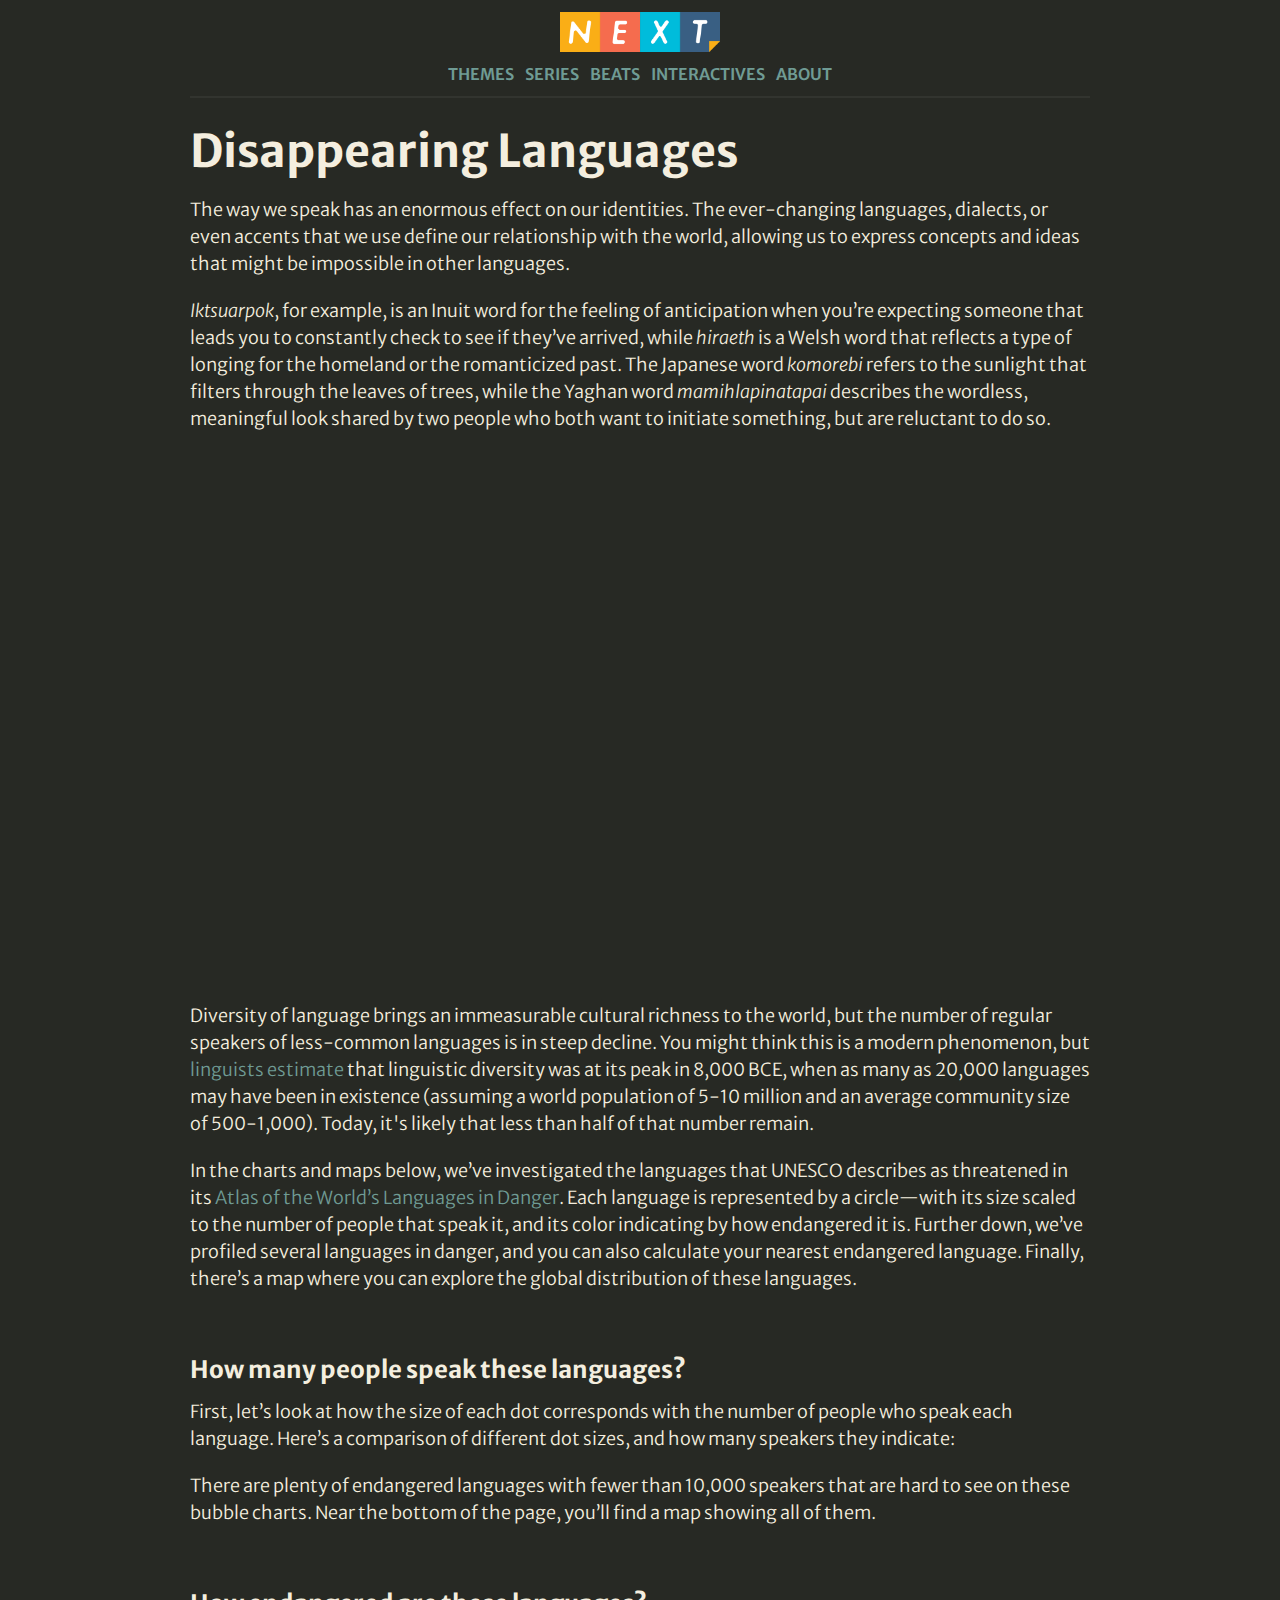
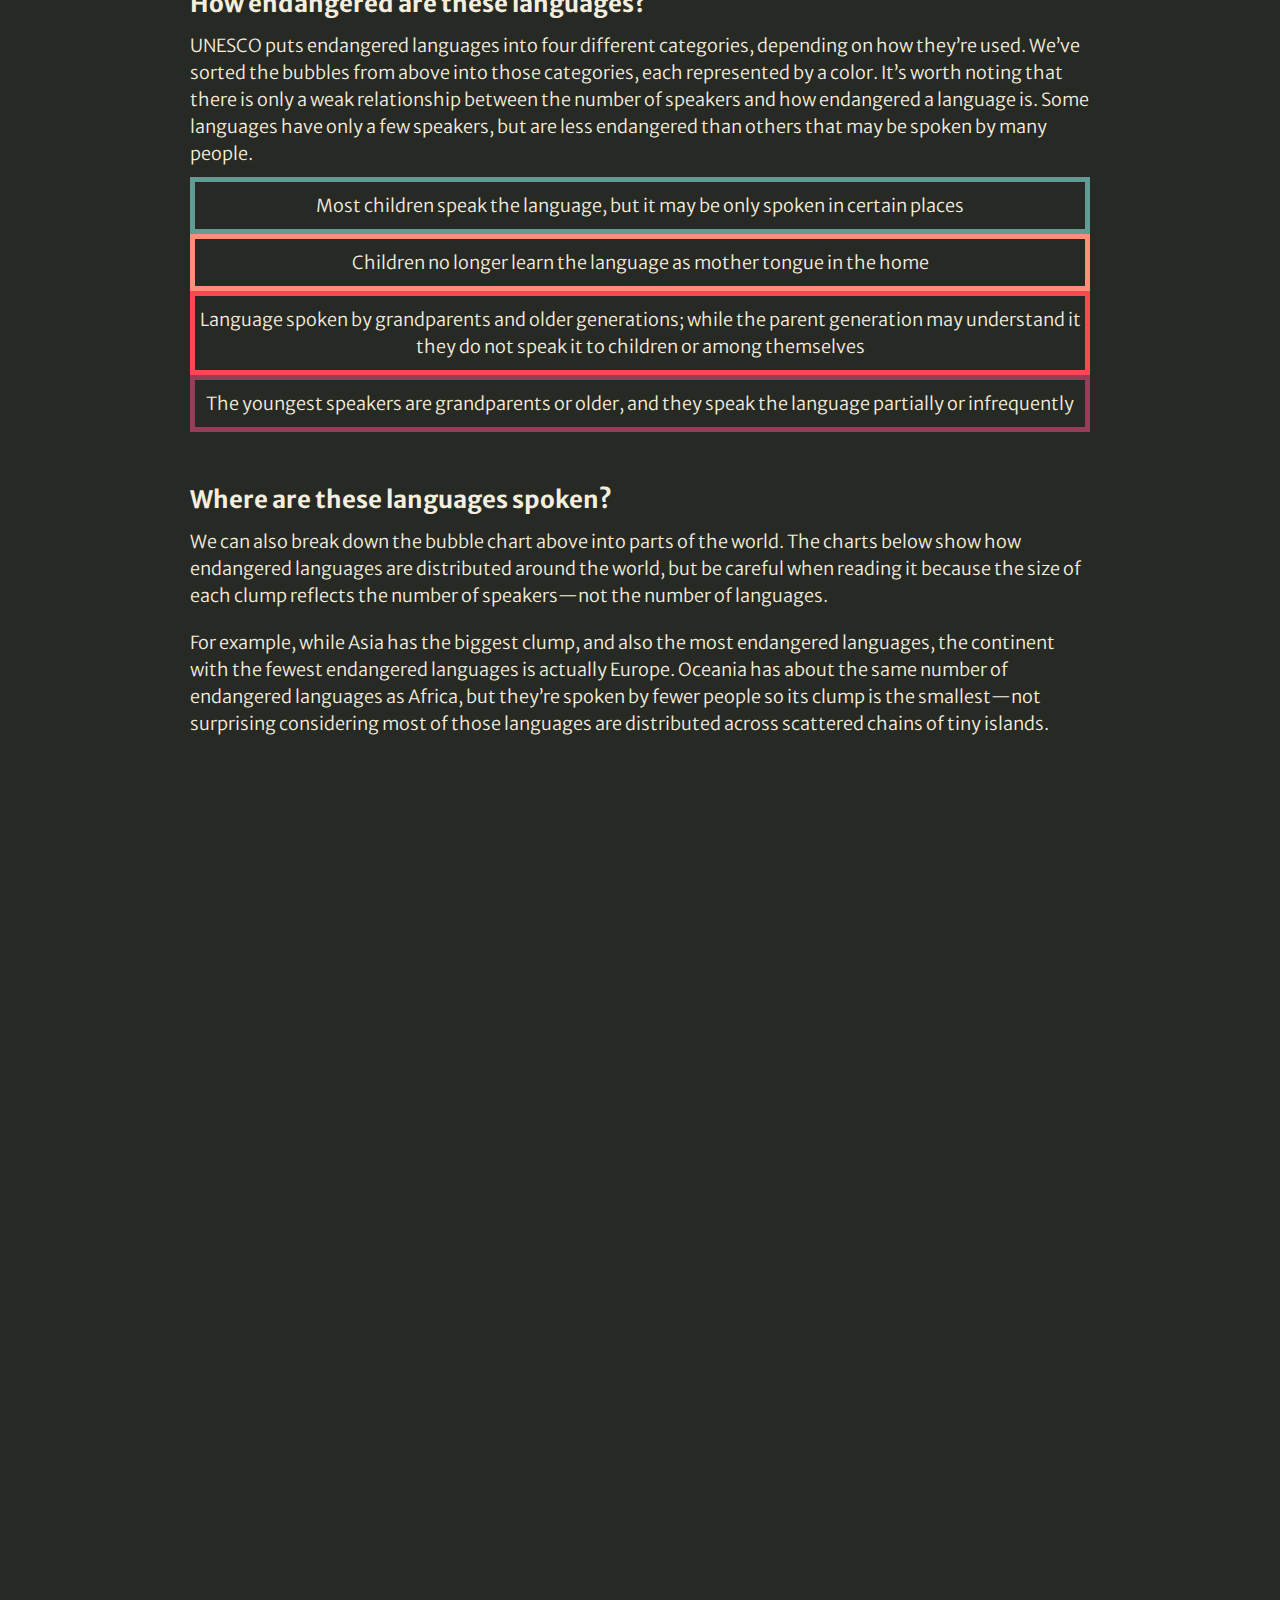
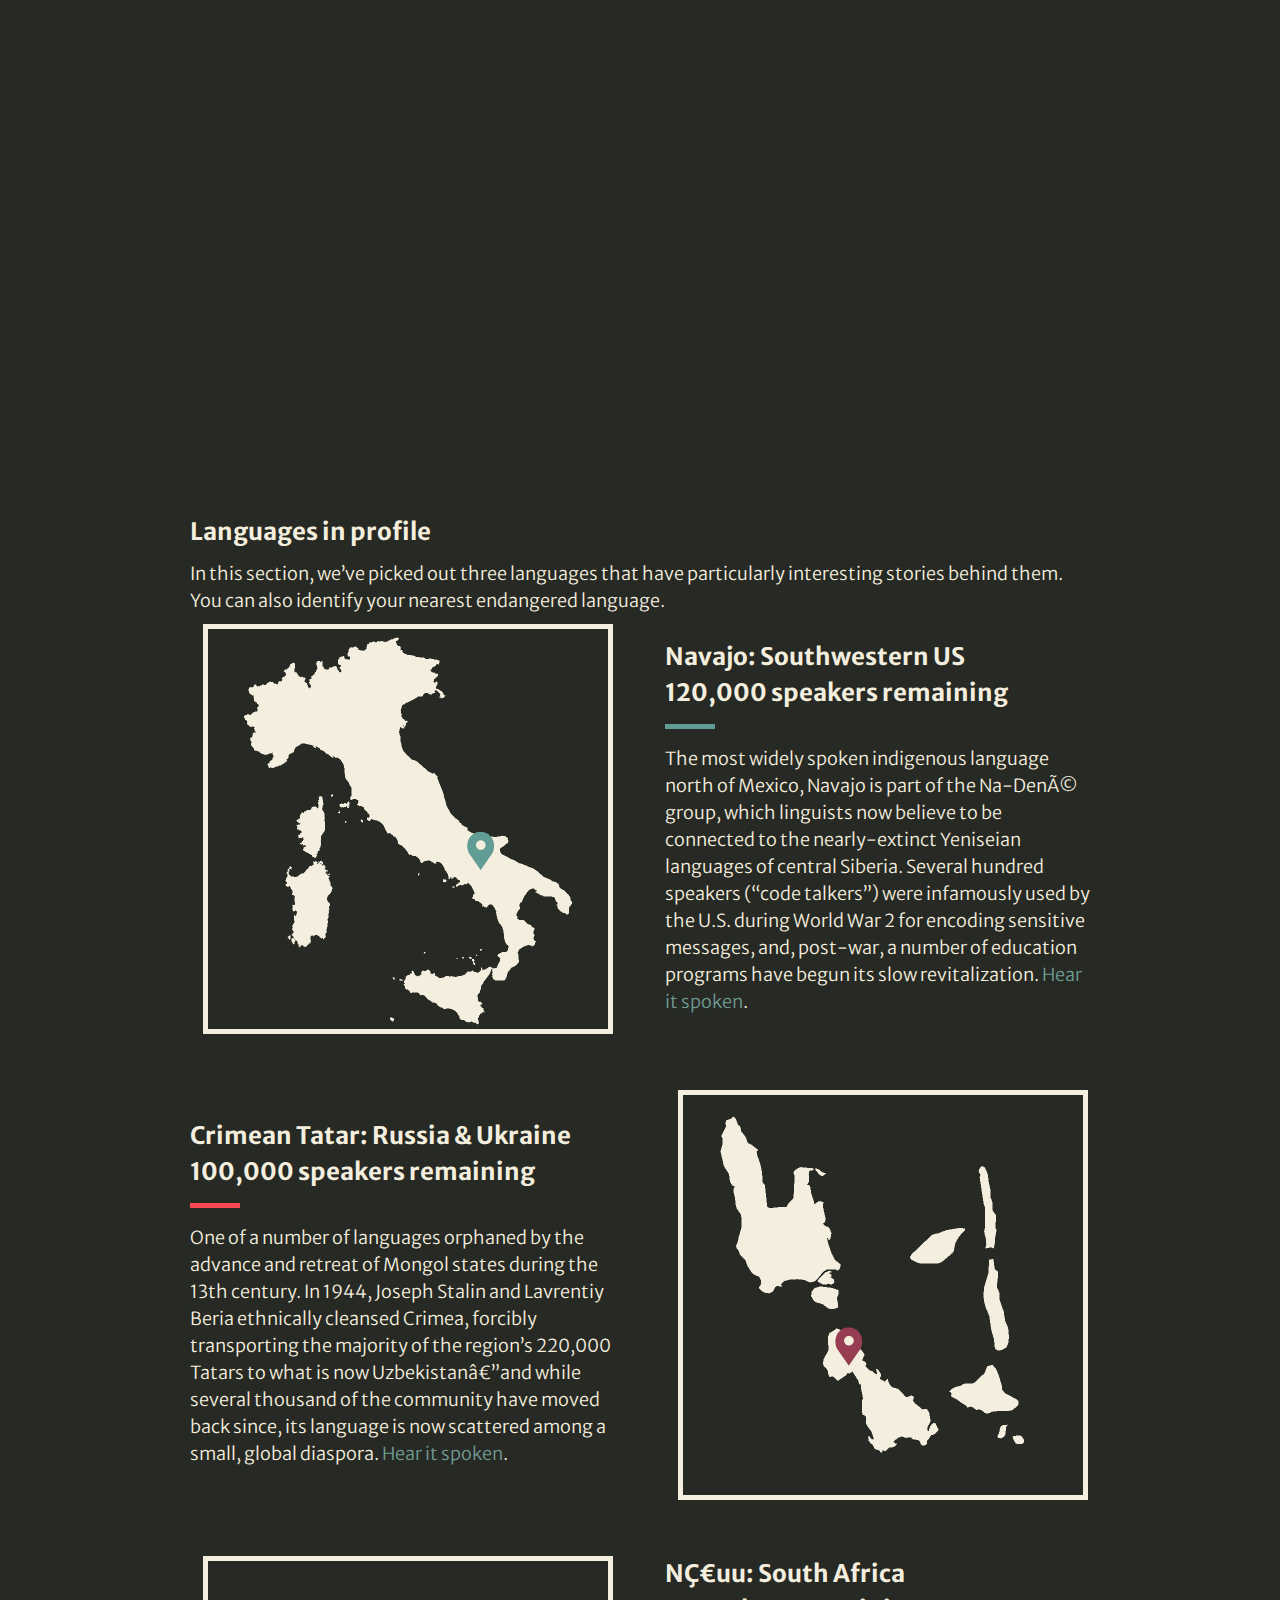
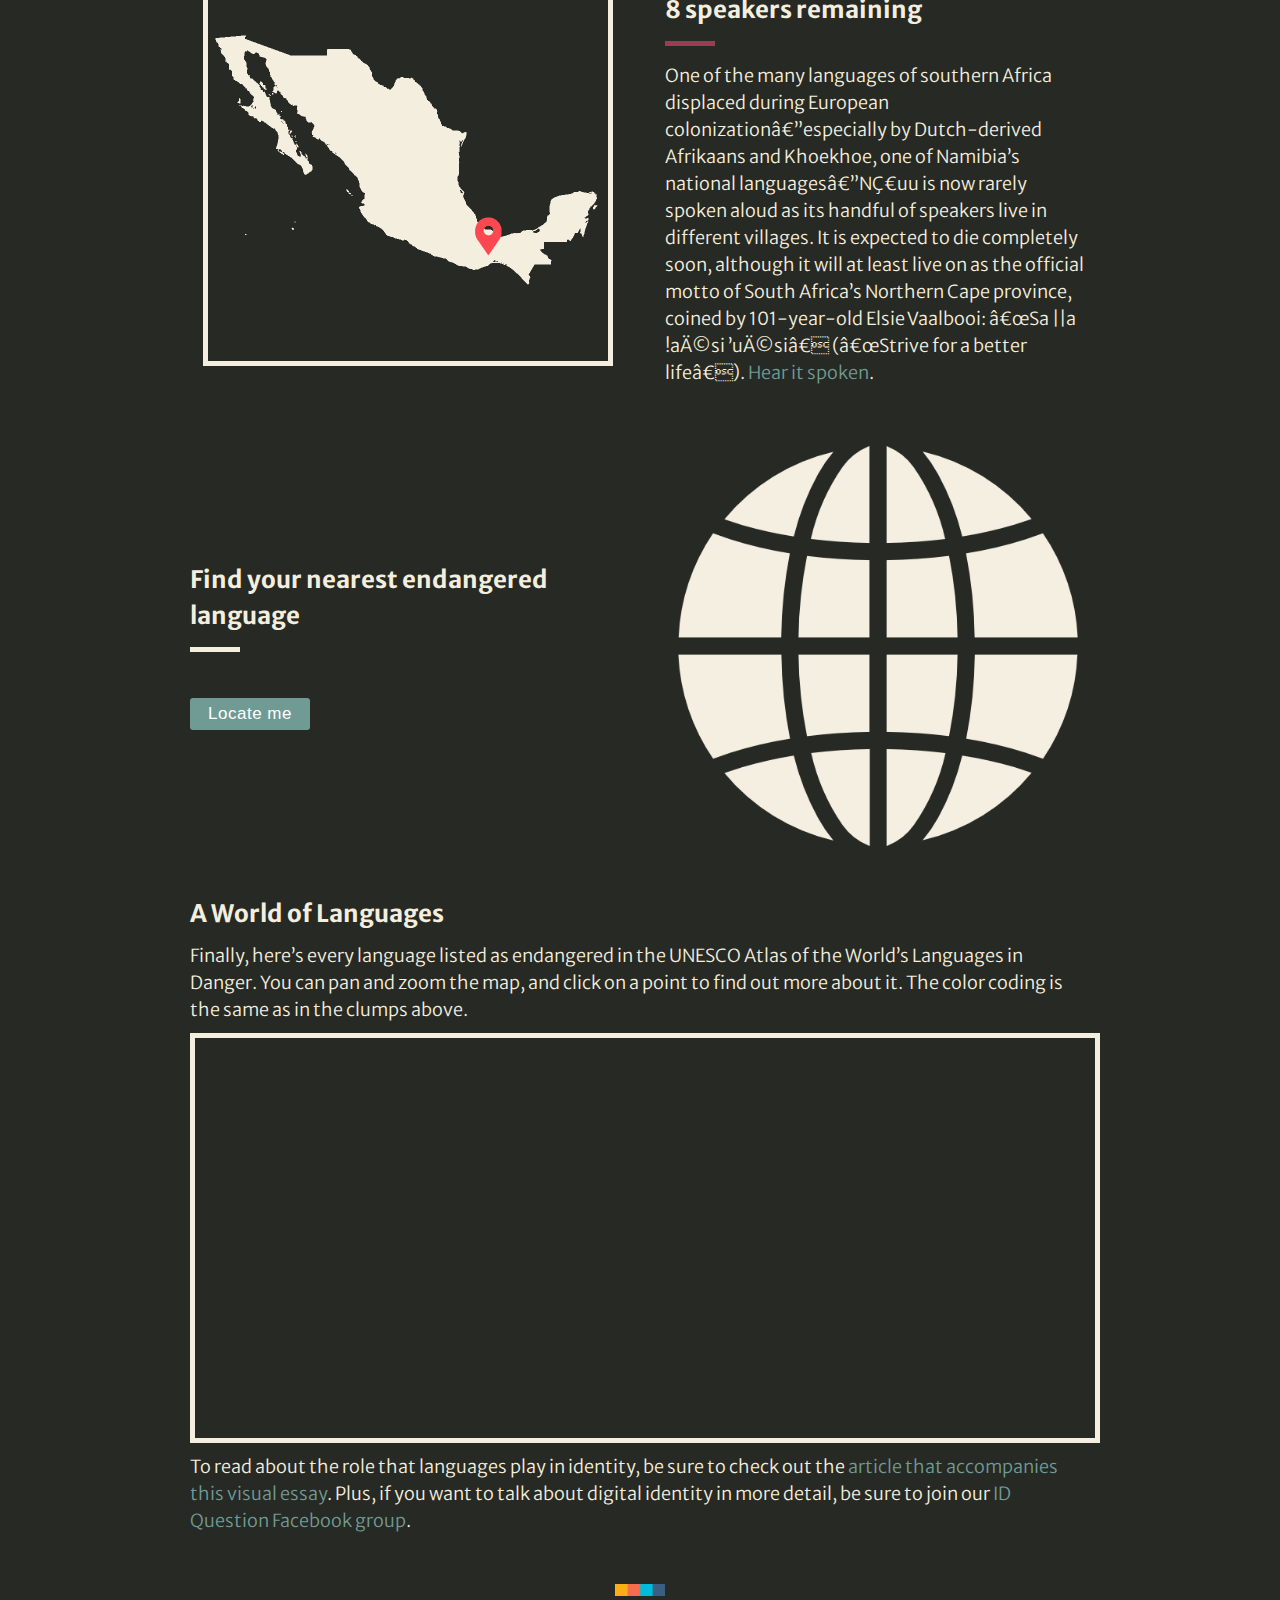
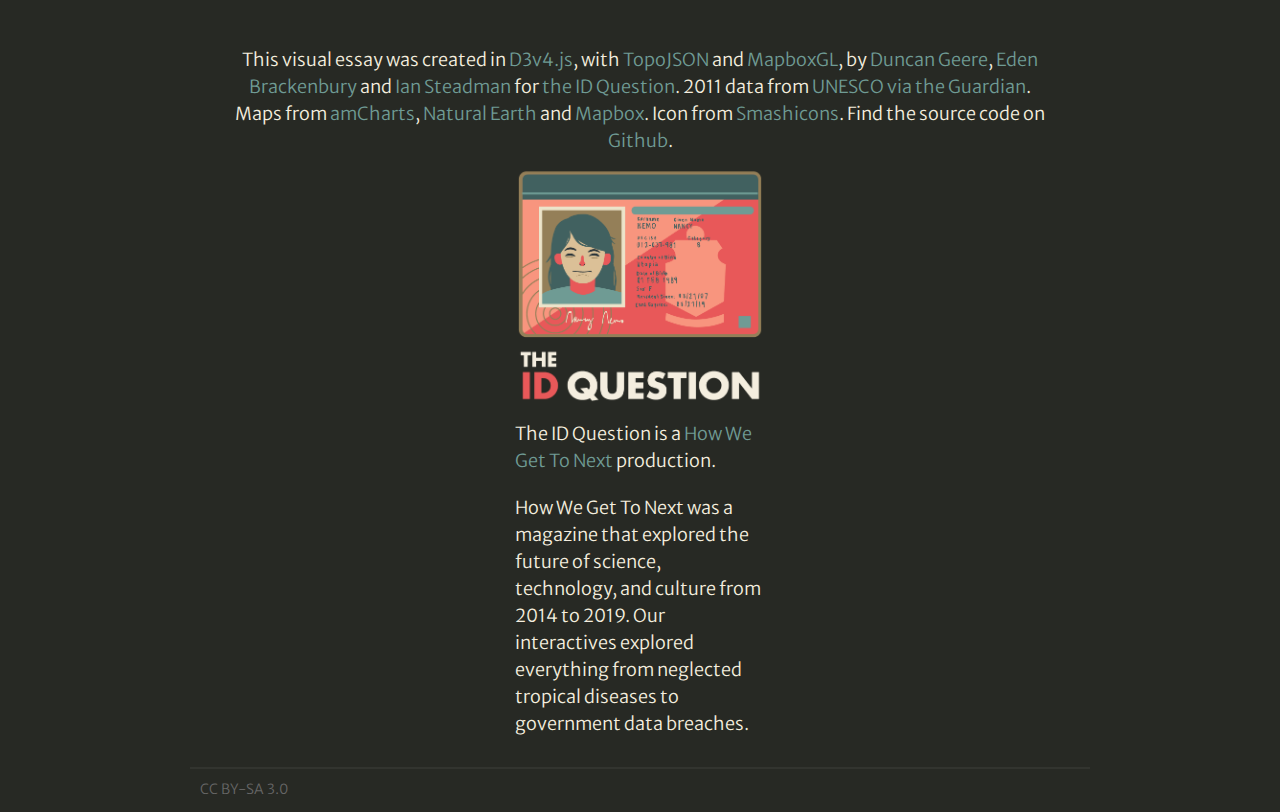
<file: index.html>
<!DOCTYPE HTML>
<html lang="en">

<head>
    <title>Disappearing Languages</title>
    <link rel="icon" href="images/favicon.png" type="image/png" sizes="24x24">
    <meta property="og:image" content="http://github.com/howwegettonext/endangeredlanguages/raw/master/fbpreview.jpg"/>
    <meta property="og:image:secure_url" content="https://github.com/howwegettonext/endangeredlanguages/raw/master/fbpreview.jpg"/>
    <meta property="og:image:alt" content="A cluster of dots indicating different languages"/>
    <meta name="viewport" content="width=device-width, initial-scale=1, maximum-scale=1, user-scalable=no">
    <meta http - equiv="Content-Type" content="text/html; charset=utf-8">
    <link rel="stylesheet" href="style.css">
    <link href="https://fonts.googleapis.com/css2?family=Merriweather+Sans:ital,wght@0,300;0,400;0,700;1,300;1,400;1,700&family=Merriweather:ital,wght@0,400;0,700;1,400;1,700&display=swap" rel="stylesheet">
    <script src="//d3js.org/d3.v4.js"></script>
    <script src="//d3js.org/topojson.v1.min.js"></script>
    <script src='https://api.tiles.mapbox.com/mapbox-gl-js/v0.31.0/mapbox-gl.js'></script>
    <link href='https://api.tiles.mapbox.com/mapbox-gl-js/v0.31.0/mapbox-gl.css' rel='stylesheet' />
    <!-- Global site tag (gtag.js) - Google Analytics -->
<script async src="https://www.googletagmanager.com/gtag/js?id=UA-54448814-4"></script>
<script>
  window.dataLayer = window.dataLayer || [];
  function gtag(){dataLayer.push(arguments);}
  gtag('js', new Date());

  gtag('config', 'UA-54448814-4');
</script>
</head>

<body id="thebody">
    <main>
        <div id="mainwidth">
            <div id="header">
              <a href="https://howwegettonext.com/"><img src="images/next.png" class="button" id="nextlogo" alt="How We Get to Next Home"></a>
              <nav>
                <ul>
                    <li><a href="https://howwegettonext.com/themes/">THEMES</a></li>
                    <li><a href="https://howwegettonext.com/series/">SERIES</a></li>
                    <li><a href="https://howwegettonext.com/beats/">BEATS</a></li>
                    <li><a href="https://interactive.howwegettonext.com">INTERACTIVES</a></li>
                    <li class="has-submenu">
                      <a href="https://howwegettonext.com/about-how-we-get-to-next/">ABOUT</a>
                      <div class="submenu">
                        <a href="https://howwegettonext.com/you-can-republish-our-content/" class="submenu-item">You Can Republish Our Content</a>
                      </div>
                    </li>
                </ul>
            </nav>
            </div>
            <h1 class="bringtofront">Disappearing Languages</h1>
            <p class="bringtofront">The way we speak has an enormous effect on our identities. The ever-changing languages, dialects, or even accents that we use define our relationship with the world, allowing us to express concepts and ideas that might be impossible in other languages.</p>
            <p class="bringtofront"><em>Iktsuarpok</em>, for example, is an Inuit word for the feeling of anticipation when you&#8217;re expecting someone that leads you to constantly check to see if they&#8217;ve arrived, while <em>hiraeth</em> is a Welsh word that reflects a type of longing for the homeland or the romanticized past. The Japanese word <em>komorebi</em> refers to the sunlight that filters through the leaves of trees, while the Yaghan word <em>mamihlapinatapai</em> describes the wordless, meaningful look shared by two people who both want to initiate something, but are reluctant to do so.</p>
            <div id="bigcircle"></div>
            <p class="bringtofront">Diversity of language brings an immeasurable cultural richness to the world, but the number of regular speakers of less-common languages is in steep decline. You might think this is a modern phenomenon, but <a href="https://sustainableunh.unh.edu/sites/sustainableunh.unh.edu/files/images/Krauss(1992).pdf">linguists</a> <a href="https://books.google.co.uk/books?id=u_s9fR8pczMC&pg=PA68&lpg=PA68&dq=20,000+languages&source=bl&ots=RfpexF7tAA&sig=e22ayCOhB709eDkGz5YKhu2wjqg&hl=en&sa=X&ved=0ahUKEwjYgNf_hIzaAhULK8AKHej6Cu8Q6AEIhAEwCA#v=onepage&q=20%2C000%20languages&f=false">estimate</a> that linguistic diversity was at its peak in 8,000 BCE, when as many as 20,000 languages may have been in existence (assuming a world population of 5-10 million and an average community size of 500-1,000). Today, it's likely that less than half of that number remain.</p>
            <p class="bringtofront">In the charts and maps below, we&#8217;ve investigated the languages that UNESCO describes as threatened in its <a href="http://www.unesco.org/languages-atlas/index.php">Atlas of the World&#8217;s Languages in Danger</a>. Each language is represented by a circle&#8212;with its size scaled to the number of people that speak it, and its color indicating by how endangered it is. Further down, we&#8217;ve profiled several languages in danger, and you can also calculate your nearest endangered language. Finally, there&#8217;s a map where you can explore the global distribution of these languages.</p>
            <h2>How many people speak these languages?</h2>
            <p>First, let&#8217;s look at how the size of each dot corresponds with the number of people who speak each language. Here&#8217;s a comparison of different dot sizes, and how many speakers they indicate:</p>
            <div id="scale"></div>
            <p>There are plenty of endangered languages with fewer than 10,000 speakers that are hard to see on these bubble charts. Near the bottom of the page, you&#8217;ll find a map showing all of them.</p>
            <h2>How endangered are these languages?</h2>
            <p>UNESCO puts endangered languages into four different categories, depending on how they&#8217;re used. We&#8217;ve sorted the bubbles from above into those categories, each represented by a color. It&#8217;s worth noting that there is only a weak relationship between the number of speakers and how endangered a language is. Some languages have only a few speakers, but are less endangered than others that may be spoken by many people.</p>
            <div class="big-box">
                <!-- The following div is for the vulnerable degree of endangerment. -->
                <div class="box-single vulnerable"></div>
                <p id="bluebox">Most children speak the language, but it may be only spoken in certain places</p>
                <!-- The following div is for the definitely endangered degree of endangerment. -->
                <div class="box-single definitely"></div>
                <p id="peachbox">Children no longer learn the language as mother tongue in the home</p>
                <!-- The following div is for the severely endangered degree of endangerment. -->
                <div class="box-single severely"></div>
                <p id="redbox">Language spoken by grandparents and older generations; while the parent generation may understand it they do not speak it to children or among themselves</p>
                <!-- The following div is for the crtically endangered degree of endangerment. -->
                <div class="box-single critically"></div>
                <p id="plumbox">The youngest speakers are grandparents or older, and they speak the language partially or infrequently</p>
            </div>
            <h2>Where are these languages spoken?</h2>
            <p>We can also break down the bubble chart above into parts of the world. The charts below show how endangered languages are distributed around the world, but be careful when reading it because the size of each clump reflects the number of speakers&#8212;not the number of languages.</p>
            <p>For example, while Asia has the biggest clump, and also the most endangered languages, the continent with the fewest endangered languages is actually Europe. Oceania has about the same number of endangered languages as Africa, but they&#8217;re spoken by fewer people so its clump is the smallest&#8212;not surprising considering most of those languages are distributed across scattered chains of tiny islands.</p>
            <div class="big-box">
                <!-- The following div is for the Asia chart.-->
                <div class="box asia"></div>
                <!-- The following div is for the Africa chart.-->
                <div class="box africa"></div>
                <!-- The following div is for the Europe chart.-->
                <div class="box europe"></div>
                <!-- The following div is for the North America chart.-->
                <div class="box namerica"></div>
                <!-- The following div is for the South America chart.-->
                <div class="box samerica"></div>
                <!-- The following div is for the Oceania chart.-->
                <div class="box oceania"></div>
            </div>
            <h2>Languages in profile</h2>
            <p class="showcasetext">In this section, we&#8217;ve picked out three languages that have particularly interesting stories behind them. You can also identify your nearest endangered language.</p>
            <div class="container">
                <!-- The following div is for the first focus language static graphic. -->
                <div class="box-single feature1" id="showcase1-image"><img src="images/feature1.png" alt="Navajo Map" class="border"></div>
                <div id="showcase1-text" class="showcasetext">
                    <h2 class="title">Navajo: Southwestern US</h2>
                    <h2 class="subtitle">120,000 speakers remaining</h2><svg width="50" height="5"><rect width="50" height="5" style="fill: rgb(97, 157, 148);" /></svg>
                    <p>The most widely spoken indigenous language north of Mexico, Navajo is part of the Na-Dené group, which linguists now believe to be connected to the nearly-extinct Yeniseian languages of central Siberia. Several hundred speakers (&#8220;code talkers&#8221;) were infamously used by the U.S. during World War 2 for encoding sensitive messages, and, post-war, a number of education programs have begun its slow revitalization. <a href="https://www.youtube.com/watch?v=XFayFUiyv20">Hear it spoken</a>.</p>
                </div>
                <!-- The following div is for the second focus language static graphic. -->
                <div id="showcase2-text" class="showcasetext">
                    <h2 class="title">Crimean Tatar: Russia & Ukraine</h2>
                    <h2 class="subtitle">100,000 speakers remaining</h2><svg width="50" height="5"><rect width="50" height="5" style="fill: rgb(252, 73, 82);" /></svg>
                    <p>One of a number of languages orphaned by the advance and retreat of Mongol states during the 13th century. In 1944, Joseph Stalin and Lavrentiy Beria ethnically cleansed Crimea, forcibly transporting the majority of the region&#8217;s 220,000 Tatars to what is now Uzbekistan—and while several thousand of the community have moved back since, its language is now scattered among a small, global diaspora. <a href="https://www.youtube.com/watch?v=Obv_tZzUA8s&feature=youtu.be&t=60">Hear it spoken</a>.</p>
                </div>
                <div class="box-single feature2" id="showcase2-image"><img src="images/feature2.png" alt="Crimean Tatar Map" class="border"></div>
                <!-- The following div is for the third focus language static graphic. -->
                <div class="box-single feature3" id="showcase3-image"><img src="images/feature3.png" alt="Nǀuu Map" class="border"></div>
                <div id="showcase3-text" class="showcasetext">
                    <h2 class="title">Nǀuu: South Africa</h2>
                    <h2 class="subtitle">8 speakers remaining</h2><svg width="50" height="5"><rect width="50" height="5" style="fill: rgb(152, 61, 82);" /></svg>
                    <p>One of the many languages of southern Africa displaced during European colonization—especially by Dutch-derived Afrikaans and Khoekhoe, one of Namibia&#8217;s national languages—Nǀuu is now rarely spoken aloud as its handful of speakers live in different villages. It is expected to die completely soon, although it will at least live on as the official motto of South Africa&#8217;s Northern Cape province, coined by 101-year-old Elsie Vaalbooi: “Sa ||a !aĩsi &#8217;uĩsi” (“Strive for a better life”). <a href="https://www.youtube.com/watch?v=e5RkfixyXqc">Hear it spoken</a>.</p>
                </div>
                <!-- The following div is for the nearest endangered language map. This should not be interactive/zoomable. -->
                <div id="showcase4-text" class="showcasetext">
                    <h2 class="title"><span id="nearest-head">Find your nearest endangered language</span></h2><svg width="50" height="5"><rect width="50" height="5" id="nearest-rect" style="fill: #f4eedf;" /></svg>
                    <p><span id="nearest-body"></span></p>
                    <p><span id="nearest-body"></span></p><button type="button" onclick="locApprove()" id="nearest-button">Locate me</button></div>
                <div class="box-single nearest" id="showcase4-image"><img src="images/placeholder.png" alt="Nearest Endangered Language Placeholder" id="placeholder"><img src="images/loader.gif" id="nearest-loading"></div>
            </div>
            <div class="world">
                <h2>A World of Languages</h2>
                <p>Finally, here&#8217;s every language listed as endangered in the UNESCO Atlas of the World&#8217;s Languages in Danger. You can pan and zoom the map, and click on a point to find out more about it. The color coding is the same as in the clumps above.</p>
                <div class="world border" id="earth_div"></div>
            </div>
            <p>To read about the role that languages play in identity, be sure to check out the <a href="https://howwegettonext.com/can-language-save-communities-under-threat-from-a-globalized-world">article that accompanies this visual essay</a>. Plus, if you want to talk about digital identity in more detail, be sure to join our <a href="https://www.facebook.com/groups/idquestion/">ID Question Facebook group</a>.</p>
        <img src="images/spacer.png" class="spacer">
        <div id="outro">
            <p id="credits">This visual essay was created in <a href="https://d3js.org/">D3v4.js</a>, with <a href="https://github.com/topojson/topojson">TopoJSON</a> and <a href="https://www.mapbox.com/mapbox-gl-js/api/">MapboxGL</a>, by <a href="http://duncangeere.com">Duncan Geere</a>,
                <a href="http://edenbrack.com/">Eden Brackenbury</a> and <a href="https://twitter.com/iansteadman">Ian Steadman</a> for <a href="https://howwegettonext.com/the-id-question">the ID Question</a>. 2011 data from <a href="https://www.theguardian.com/news/datablog/2011/apr/15/language-extinct-endangered">UNESCO via the Guardian</a>. Maps from <a href="https://www.amcharts.com">amCharts</a>,
                <a href="http://naturalearthdata.com/">Natural Earth</a> and <a href="http://www.mapbox.com/">Mapbox</a>. Icon from <a href="https://www.flaticon.com/authors/smashicons">Smashicons</a>. Find the source code on <a href="https://github.com/howwegettonext/endangeredlanguages">Github</a>.</p>
        </div>
        <div id="seriesintro"><a href="https://howwegettonext.com/the-id-question"><img src="images/idquestion.png" alt="ID Question Hub" id="serieslogo"></a>
            <p>The ID Question is a <a href="https://howwegettonext.com/">How We Get To Next</a> production.</p>
            <p>How We Get To Next was a magazine that explored the future of science, technology, and culture from 2014 to 2019. Our interactives explored everything from neglected tropical diseases to government data breaches.</p>
        </div>
        <div id="footer">
            <p class="fineprint">CC BY-SA 3.0</p>
        </div>

        <script src="script/circles.js"></script>
        <script src="script/nearestlang.js"></script>
        <script src="script/mapbox.js"></script>
        <script
          src="https://code.jquery.com/jquery-3.6.0.min.js"
          integrity="sha256-/xUj+3OJU5yExlq6GSYGSHk7tPXikynS7ogEvDej/m4="
          crossorigin="anonymous"></script>
          <script src="script/index-scripts.js"></script>
        </div>
    </main>
</body>

</html>
</file>
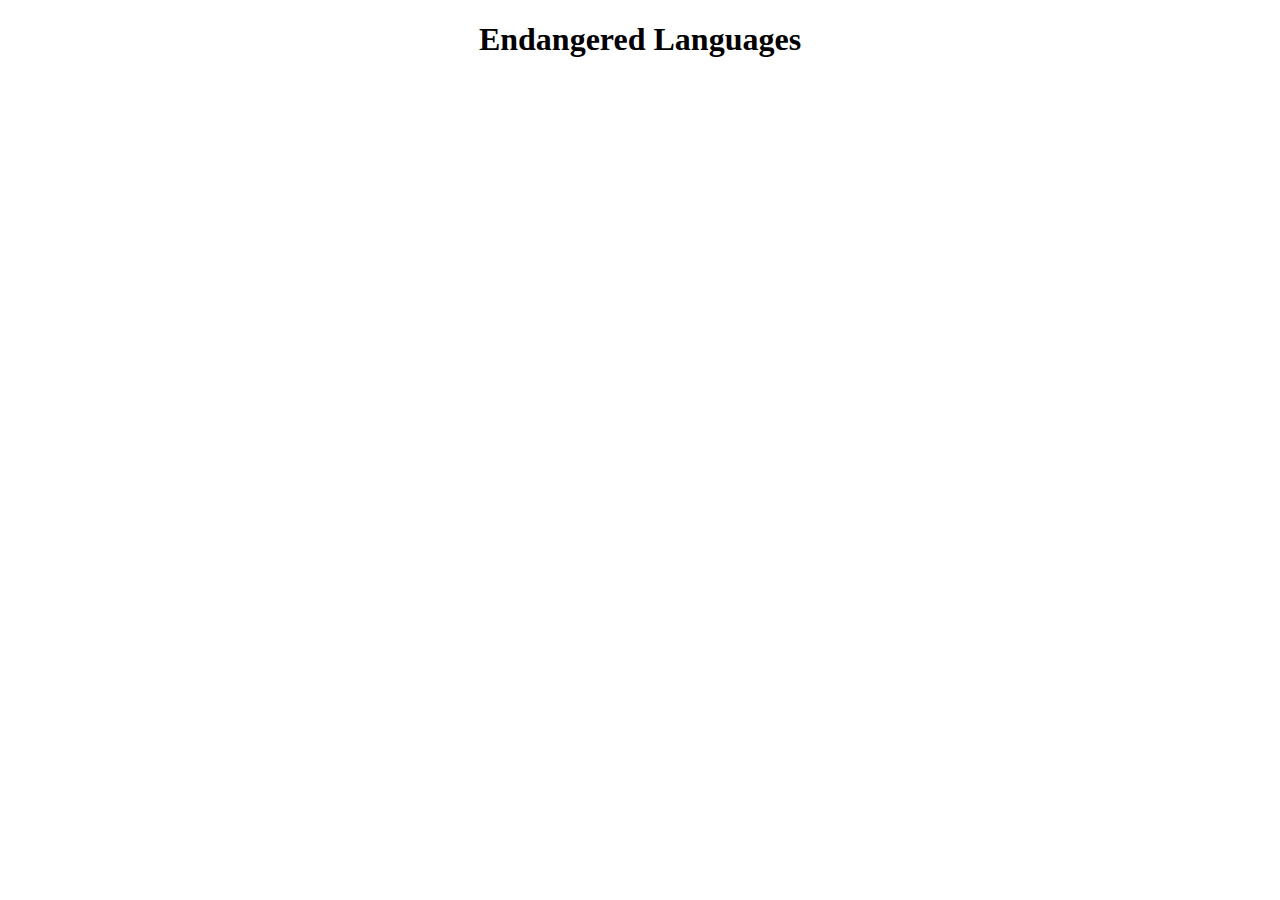
<file: index_old.html>
<!DOCTYPE html>
<meta charset="utf-8">
<title>Endangered Languages</title>
<style>
    h1 {
        text-align: center
    }
    
    circle {
        fill: #eee;
        stroke: #000;
        stroke-width: 0.5px;
    }
    
    .d3-tip {
        line-height: 1.5;
        font-weight: normal;
        padding: 12px;
        background: rgba(0, 0, 0, 0.8);
        color: #fff;
        border-radius: 2px;
        pointer-events: none;
        max-width: 300px;
    }
    
    .d3-tip:after {
        box-sizing: border-box;
        display: inline;
        font-size: 10px;
        width: 100%;
        line-height: 1;
        color: rgba(0, 0, 0, 0.8);
        content: "\25BC";
        position: absolute;
        pointer-events: none;
    }

</style>

<body>
    <script src="//d3js.org/d3.v3.js"></script>
    <script src="//d3js.org/topojson.v1.min.js"></script>
    <script src="//labratrevenge.com/d3-tip/javascripts/d3.tip.v0.6.3.js"></script>

    <h1>Endangered Languages</h1>

    <script>
        var w = window,
            d = document,
            e = d.documentElement,
            g = d.getElementsByTagName('body')[0],
            theWidth = w.innerWidth || e.clientWidth || g.clientWidth,
            theHeight = w.innerHeight || e.clientHeight || g.clientHeight;

        var margin = {
                top: -150,
                right: 0,
                bottom: 0,
                left: 0
            },
            width = theWidth - margin.left - margin.right,
            height = theHeight - margin.top - margin.bottom,
            padding = 0;

        var projection = d3.geo.equirectangular()
            .scale(width / 6.5)
            .translate([width / 2, height / 2]);

        var radius = d3.scale.sqrt()
            .domain([0, 7500000])
            .range([width / 700, width / 100]);

        var force = d3.layout.force()
            .charge(0)
            .gravity(0)
            .size([width, height]);

        var svg = d3.select("body").append("svg")
            .attr("width", width + margin.left + margin.right)
            .attr("height", height + margin.top + margin.bottom)
            .append("g")
            .attr("transform", "translate(" + margin.left + "," + margin.top + ")");

        var path = d3.geo.path()
            .projection(projection);

        var tip = d3.tip()
            .attr('class', 'd3-tip')
            .offset([-10, 0])
            .html(function(d) {
                return "<strong>" + d.name + " - <span style='color:" + d.warningCol + "'>" + d.cat + "</span></strong><br> <span style='color:white'>" + d.descrip + "</span>";
            })

        svg.call(tip);

        // Add MAP OF THE WORLD
        d3.json("world-50m.json", function(error, world) {
            if (error) throw error;

            var countries = topojson.feature(world, world.objects.countries).features,
                neighbors = topojson.neighbors(world.objects.countries.geometries);

            svg.selectAll(".country")
                .data(countries)
                .enter().insert("path", ".graticule")
                .attr("class", "country")
                .attr("d", path)
                .style("fill", "#00000008");

        });

        // LOAD THE REST
        d3.json("extinct_languages.json", function(error, langs) {
            if (error) throw error;

            var nodes = langs.features
                .filter(function(d) {
                    return !isNaN(d["Number of speakers"]);
                })
                .map(function(d) {
                    var point = projection([d.Longitude, d.Latitude]),
                        value = +d["Number of speakers"],
                        name = d["Name in English"],
                        descrip = d["Description of the location"],
                        cat = d["Degree of endangerment"],
                        warningCol = "green";
                    if (isNaN(value)) fail();
                    switch (cat) {
                        case "Vulnerable":
                            warningCol = "yellow";
                            break;

                        case "Definitely endangered":
                            warningCol = "orange";
                            break;

                        case "Severely endangered":
                            warningCol = "red";
                            break;

                        case "Critically endangered":
                            warningCol = "purple";
                            break;

                        case "Extinct":
                            warningCol = "white";
                            break;

                        default:
                            warningCol = "blue";
                            break;
                    }

                    return {
                        x: point[0],
                        y: point[1],
                        x0: point[0],
                        y0: point[1],
                        r: radius(value),
                        value: value,
                        name: name,
                        descrip: descrip,
                        cat: cat,
                        warningCol: warningCol
                    };
                });

            force
                .nodes(nodes)
                .on("tick", tick)
                .start();

            var node = svg.selectAll("circle")
                .data(nodes)
                .enter().append("circle")
                .attr("r", function(d) {
                    return d.r;
                })
                .style("fill", function(d) {
                    switch (d.cat) {
                        case "Vulnerable":
                            return "yellow";
                            break;

                        case "Definitely endangered":
                            return "orange";
                            break;

                        case "Severely endangered":
                            return "red";
                            break;
                            
                        case "Critically endangered":
                            return "purple";
                            break;
                            
                        case "Extinct":
                            return "none";
                            break;
                            
                        default:
                            return "blue";
                            break;
                    }
                })
                .on('mouseover', tip.show)
                .on('mouseout', tip.hide);

            function tick(e) {
                node.each(gravity(e.alpha * .1))
                    .each(collide(.5))
                    .attr("cx", function(d) {
                        return d.x;
                    })
                    .attr("cy", function(d) {
                        return d.y;
                    });
            }

            function gravity(k) {
                return function(d) {
                    d.x += (d.x0 - d.x) * k;
                    d.y += (d.y0 - d.y) * k;
                };
            }

            function collide(k) {
                var q = d3.geom.quadtree(nodes);
                return function(node) {
                    var nr = node.r + padding,
                        nx1 = node.x - nr,
                        nx2 = node.x + nr,
                        ny1 = node.y - nr,
                        ny2 = node.y + nr;
                    q.visit(function(quad, x1, y1, x2, y2) {
                        if (quad.point && (quad.point !== node)) {
                            var x = node.x - quad.point.x,
                                y = node.y - quad.point.y,
                                l = x * x + y * y,
                                r = nr + quad.point.r;
                            if (l < r * r) {
                                l = ((l = Math.sqrt(l)) - r) / l * k;
                                node.x -= x *= l;
                                node.y -= y *= l;
                                quad.point.x += x;
                                quad.point.y += y;
                            }
                        }
                        return x1 > nx2 || x2 < nx1 || y1 > ny2 || y2 < ny1;
                    });
                };
            }
        });

    </script>
</file>
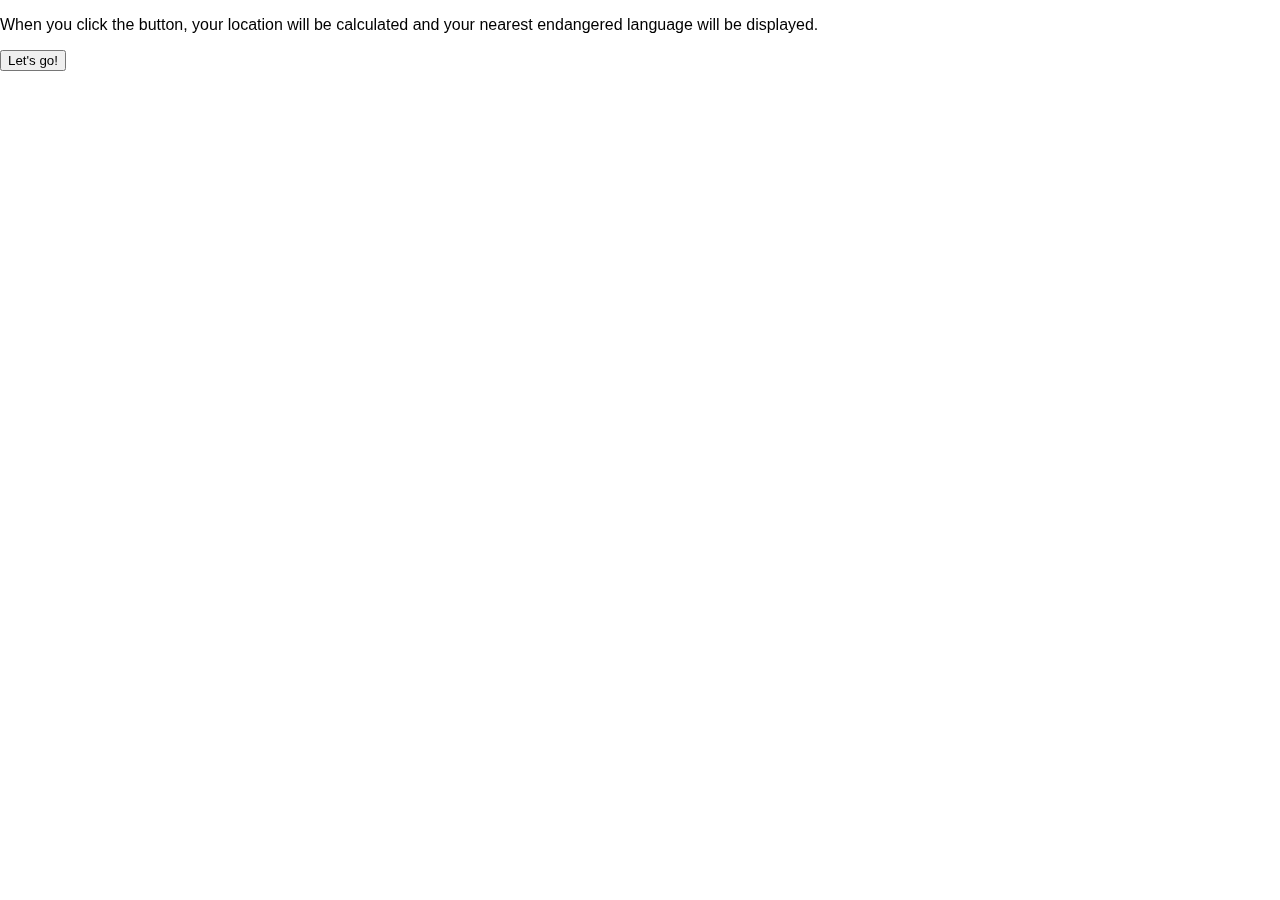
<file: test_nearest.html>
<!DOCTYPE html>

<head>
	<meta charset="utf-8">
	<script src="https://d3js.org/d3.v4.js"></script>
	<style>
		body {
			margin: 0;
			position: fixed;
			top: 0;
			right: 0;
			bottom: 0;
			left: 0;
			font-family: sans-serif
		}

	</style>
</head>

<body>
	<script src="script/nearestlang.js"></script>
	<p>When you click the button, your location will be calculated and your nearest endangered language will be displayed.</p>
	<button type="button" onclick="locApprove()">Let's go!</button>
</body>
</file>
<file: style.css>
/* TYPOGRAPHY */

* {
    margin: auto;
    padding: 0;
}

html {
    overflow-x: hidden;
}

body {
    font-family: 'Merriweather Sans', serif;
    font-weight: 300;
    color: #f4eedf;
    background-color: #272924;
    line-height: 1.5;
}

h1,h2,h3 {
  font-family: 'Merriweather Sans', sans-serif;

}

h1 {
    padding-top: 20px;
    font-size: 45px;
}

h2 {
    padding-top: 50px;
}

.title {
    padding-top: 0;
}

.subtitle {
    padding-top: 0;
}

p {
    font-size: 18px;
    padding: 10px 0;
}

.fineprint {
    text-align: left;
    font-size: 14px;
    color: #666666;
    margin: 0 10px;
}

.bringtofront {
    position: relative;
    z-index: 999;
}

#credits {
    padding: 0;
    width: 90%;
    max-width: 900px;
}

a {
    color: #6f9b94;
    text-decoration: none;
    transition: 200ms;
    transition-timing-function: ease-in-out;
    -webkit-transition: 200ms;
    -webkit-transition-timing-function: ease-in-out;
}

a:hover {
    color: #8EC7BF;
}

/* IMAGES */

img {
    width: 100%;
}

.border {
    border: 5px solid #f4eedf;
}

/* BUTTONS */

button {
    font-family: "futura-pt", sans-serif;
    font-size: 17px;
    border: none;
    -webkit-appearance: none;
    -moz-appearance: none;
    border-radius: 3px;
    letter-spacing: .03em;
    color: #fff;
    background-color: #6f9b94;
    box-sizing: border-box;
    height: 32px;
    line-height: 32px;
    padding: 0 18px;
    display: inline-block;
    margin: 0;
    transition: all 200ms ease-in-out;
}

button:hover {
    background-color: #8EC7BF;
    cursor: pointer;
}

/* CONTAINER */

#mainwidth {
    width: 90%;
    max-width: 900px;
    height: auto;
    padding: 2px 20px;
    margin: 0 auto;

}

.container {
    display: grid;
    grid-template-columns: 1fr 1fr;
    grid-template-rows: auto;
    grid-gap: 50px;
}

/* HEADER */

#header {
  padding: 0;
  border-bottom: 2px #8080801f solid;
}

.button {
    height: 40px;
    width: auto;
}

#nextlogo {
    display: block;
    margin-top: 10px;
    margin-left: auto;
    margin-right: auto;
}

nav ul {
    text-align: center;
    padding-inline-start: 0;
}

nav ul li {
    text-transform: uppercase;
    font-weight: 600;
    list-style: none;
    display: inline-block;
    padding: 10px 4px;
}


nav ul li a {
  font-family: 'Merriweather Sans', sans-serif;
}

.has-submenu {
  position: relative;
}

.submenu {
  display: none;
  position: absolute;
  width: 300px;
  background: #272924;
  left: 0;
  padding: 15px 0;
}

/* GRID */

.big-box {
    text-align: center;

}

.cap {
    pointer-events: none;
}

.box {
    display: inline-block;
    width: 350px;
    height: 375px;
    margin: 2em 1em;
    vertical-align: middle;
}

.box-single {
    display: block;
    width: 100%;
    height: 100%;
    max-width: 400px;
    margin: auto;
    vertical-align: middle;
}

.world {
    grid-column-start: 1;
    grid-column-end: 3;
}

/* THE BIG CIRCLE */

#bigcircle {
    height: 550px;
    width: 100%;
    position: relative;
}

#bigcircle svg {
    position: absolute;
    top: 50%;
    bottom: 50%;
}

/* TERMS OF ENDANGERMENT */

#bluebox {
    border: 5px solid #609c94;
}

#peachbox {
    border: 5px solid #ff8e78;
}

#redbox {
    border: 5px solid #fd4851;
}

#plumbox {
    border: 5px solid #973D57;
}

/* NEAREST LANGUAGE */

.nearest {
    display: flex;
    align-items: center;
    justify-content: center;
}

#nearest-loading {
    width: 64px;
    height: 64px;
    display: none;
}

/* THE WORLD */

#earth_div {
    width: 100%;
    height: 400px;
}

.mapboxgl-popup-content {
    color: #272924;
    max-width: 300px;
}

/* OUTRO */

.spacer {
    width: 50px;
    height: auto;
    padding-top: 40px;
    display: block;
    margin-left: auto;
    margin-right: auto;
}

#outro {
    text-align: center;
    padding-top: 50px;
}


@media (max-width: 768px) {
    #mc_embed_signup input.email {
        width: 100%;
        margin-bottom: 5px;
    }
    #mc_embed_signup .clear {
        display: block;
        width: 100%
    }
    #mc_embed_signup .button {
        width: 100%;
        margin: 0;
    }
}

/* SERIES INTRO */

#seriesintro {
    width: 250px;
    display: block;
    margin-left: auto;
    margin-right: auto;
}

#serieslogo {
    width: 250px;
}

/* FOOTER */

#footer {
    border-top: 2px #8080801f solid;
    margin-top: 20px;
}

/* MEDIA QUERIES */

@media (max-width: 768px) {
    h3 {
        top: 750px;
        padding: 0 100px;
    }
    h4 {
        top: 570px;
    }

    #earth_div {
        height: 700px;
        width: auto;
    }
}

@media (max-width:560px) {
    h3 {
        top: 700px;
        padding: 0 60px;
    }

    h4 {
        top: 560px;
        font-size: 125px;
    }

    .container {
        display: grid;
        grid-template-columns: 100%;
        grid-template-rows: auto;
        grid-gap: 5px;
    }

    .showcasetext {
        padding-bottom: 30px;
    }

    #showcase1-image {
        order: 1;
    }
    #showcase1-text {
        order: 2;
    }
    #showcase2-image {
        order: 3;
    }
    #showcase2-text {
        order: 4;
    }
    #showcase3-image {
        order: 5;
    }
    #showcase3-text {
        order: 6;
    }
    #showcase4-image {
        order: 7;
    }
    #showcase4-text {
        order: 8;
    }

    .world {
        grid-column-end: 2;
    }

    #earth_div {
        height: 450px;
        width: auto;
    }
}
</file>
